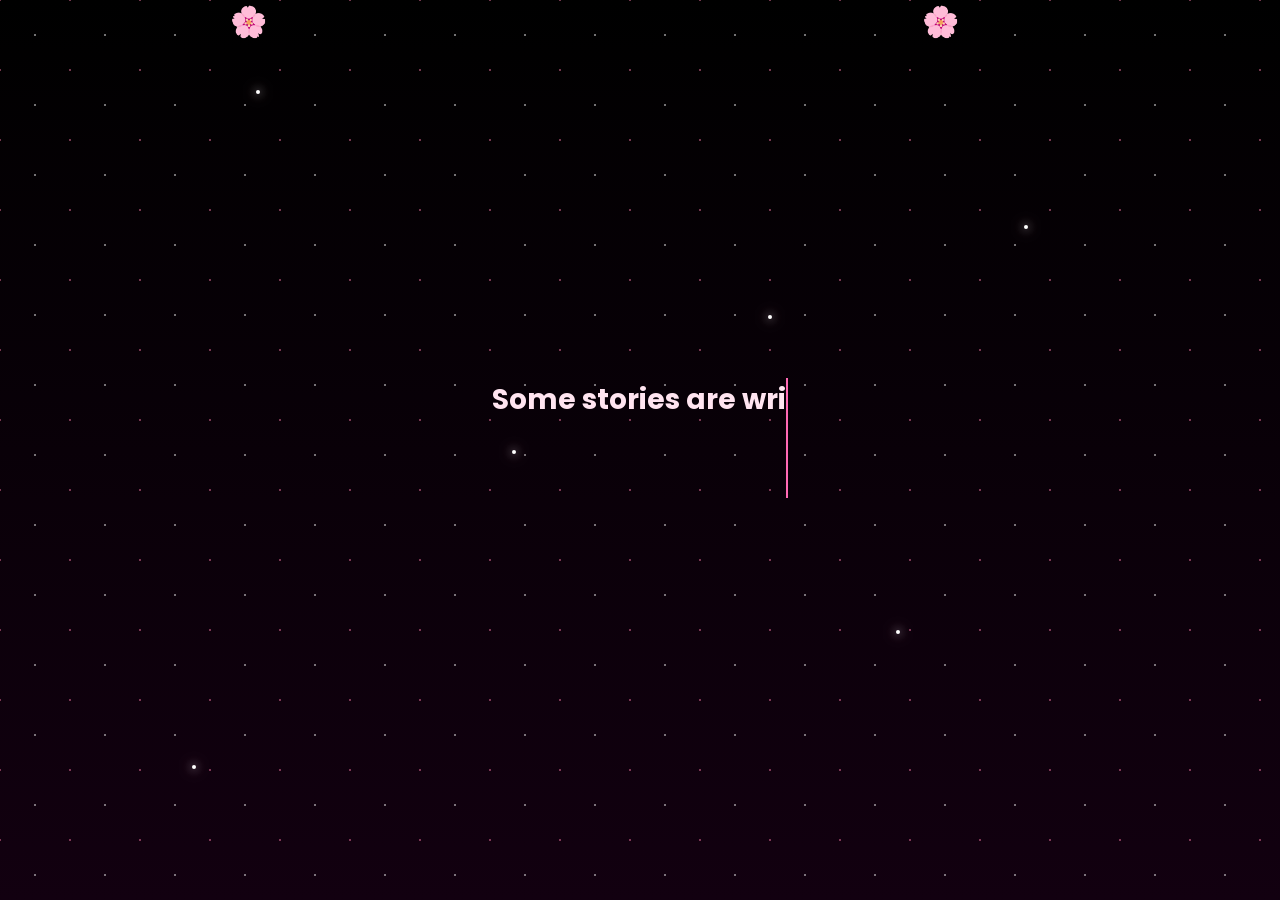
<file: index.html>
<!DOCTYPE html>
<html lang="en">

<head>

<meta charset="UTF-8">

<meta name="viewport" content="width=device-width, initial-scale=1.0">

<title>Our Story ❤️</title>

<link rel="stylesheet" href="style.css">

<link href="https://fonts.googleapis.com/css2?family=Great+Vibes&family=Poppins:wght@300;500;700&display=swap" rel="stylesheet">

</head>

<body>

<!-- Background -->

<div class="background">

    <div class="stars"></div>

    <div class="petals"></div>

</div>

<!-- Sparkles -->

<div class="sparkles">

    <span></span>
    <span></span>
    <span></span>
    <span></span>
    <span></span>
    <span></span>

</div>

<!-- Main Content -->

<main>

    <!-- Typing Text -->

    <div class="typing-box">

        <h2 id="typing"></h2>

    </div>

    <!-- Hidden Note -->

    <div id="hiddenNote">

        <p>

            It's okay...

            <br><br>

            Take your time.

            <br><br>

            My heart has been waiting for you. ❤️

        </p>

    </div>

    <!-- Open Button -->
<button
    id="openHeartBtn"
    class="openBtn hidden"
    onclick="openBook()">
    ❤️ check me ❤️
</button>
    
</main>

<!-- Fade Effect -->

<div id="fade"></div>

<script src="script.js"></script>

</body>

</html>
</file>
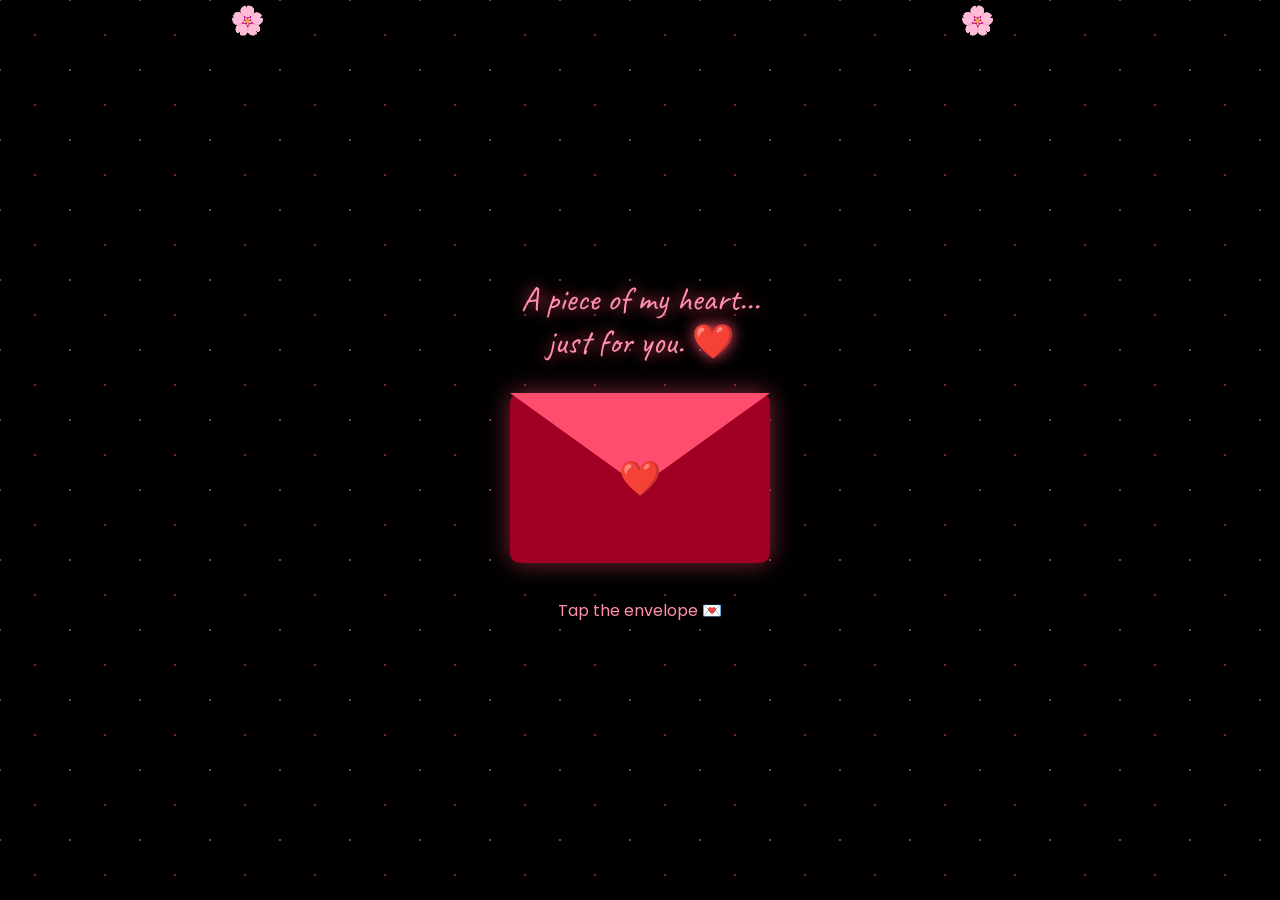
<file: page2.html>
<!DOCTYPE html>
<html lang="en">

<head>

    <meta charset="UTF-8">
    <meta name="viewport" content="width=device-width, initial-scale=1.0">

    <title>My Letter ❤️</title>

    <link rel="stylesheet" href="page2.css">

    <link href="https://fonts.googleapis.com/css2?family=Caveat:wght@500;700&family=Poppins:wght@300;500&display=swap" rel="stylesheet">

</head>

<body>

    <!-- Background -->

    <div class="background">

        <div class="stars"></div>

        <div class="petals"></div>

    </div>

    <!-- Envelope -->

    <div class="envelope-container" id="envelopeContainer">

        <div class="message">
            A piece of my heart...<br>
            just for you. ❤️
        </div>

        <div class="envelope" onclick="openLetter()">

            <div class="top"></div>

            <div class="body"></div>

            <div class="seal">❤️</div>

        </div>

        <p class="click">
            Tap the envelope 💌
        </p>

    </div>

    <!-- Letter -->

    <div class="letter-container" id="letterContainer">

        <div class="paper">

            <h2>💌 My Letter 💌</h2>

            <div id="letterText"></div>

        </div>

        <button onclick="nextPage()" class="nextBtn">
            Continue ➜
        </button>

    </div>

    <script src="page2.js"></script>

</body>

</html>
</file>
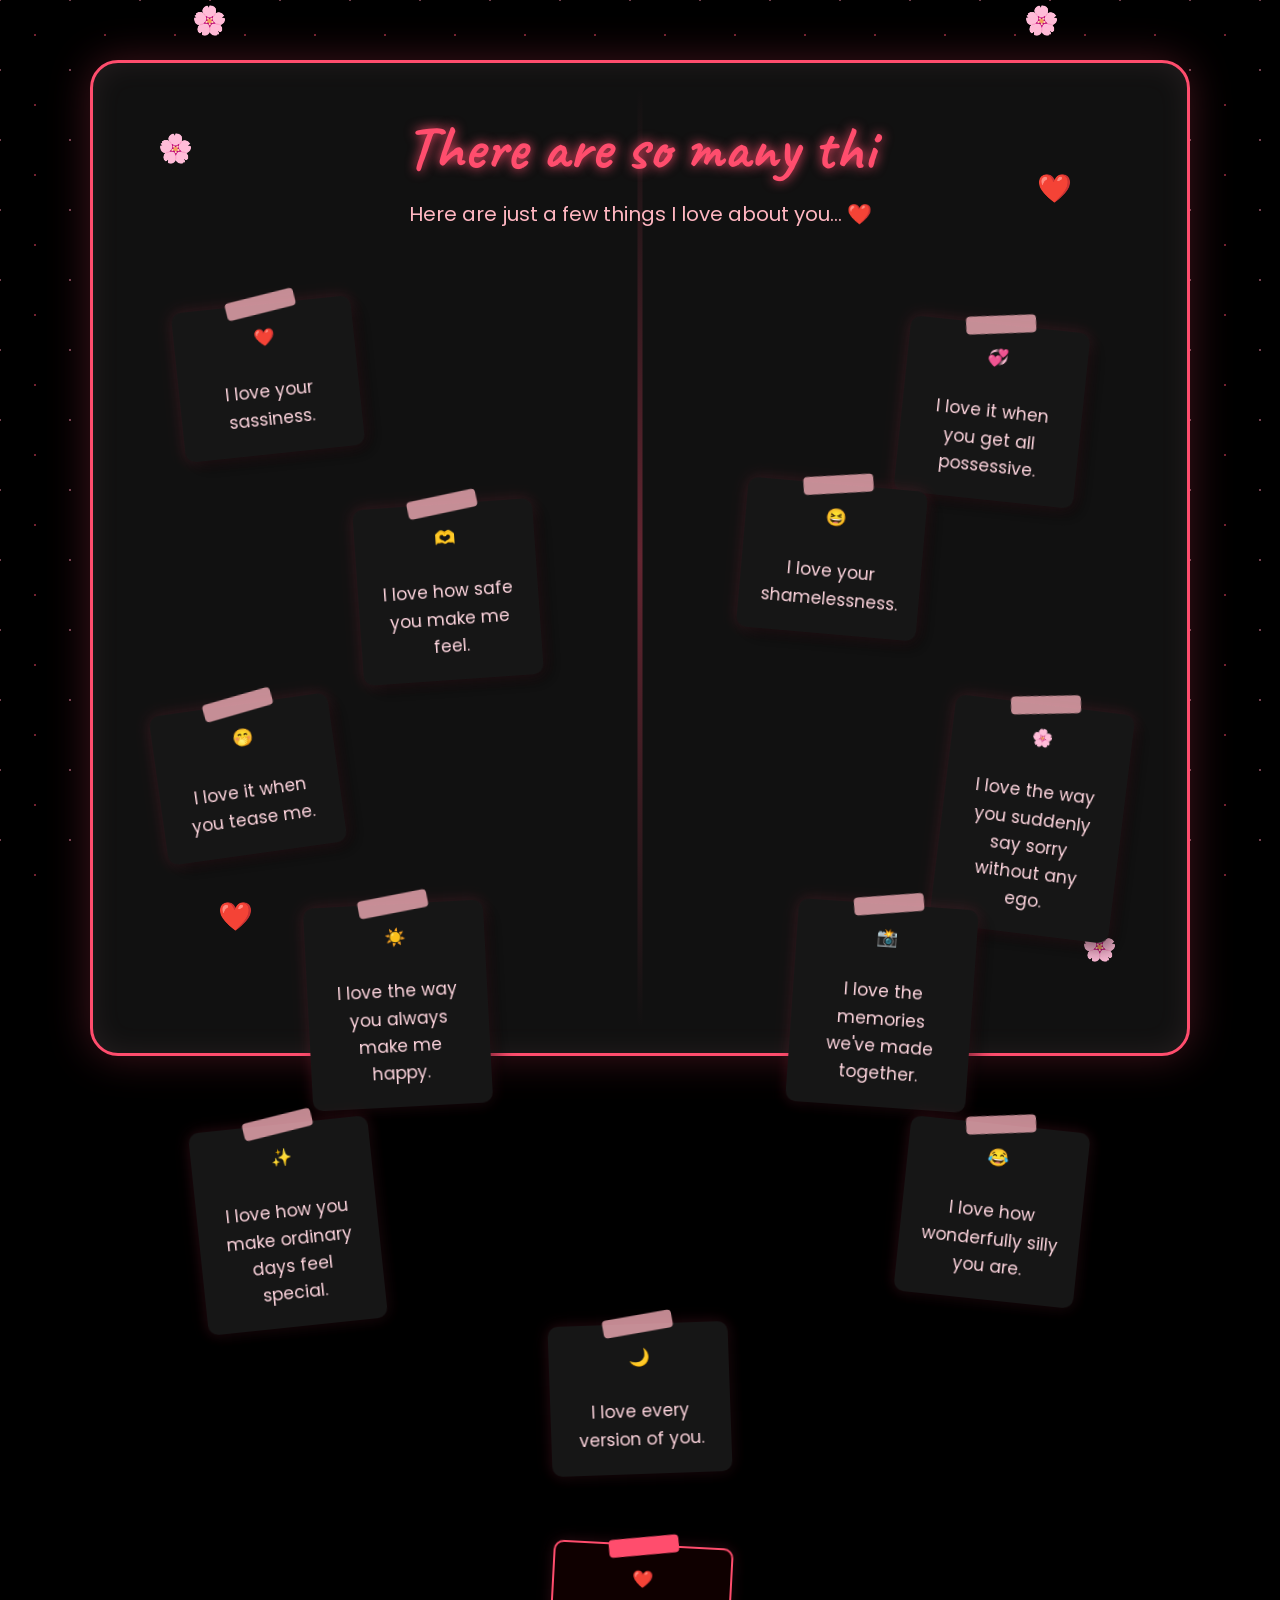
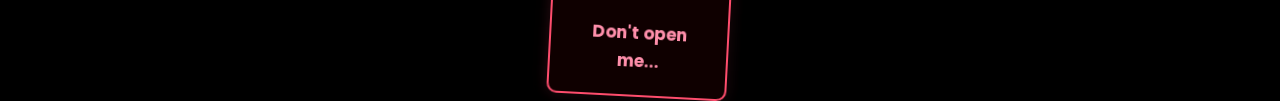
<file: page3.html>
<!DOCTYPE html>
<html lang="en">

<head>

<meta charset="UTF-8">
<meta name="viewport" content="width=device-width, initial-scale=1.0">

<title>Our Little Scrapbook ❤️</title>

<link rel="stylesheet" href="page3.css">

<link href="https://fonts.googleapis.com/css2?family=Caveat:wght@700&family=Poppins:wght@300;500&display=swap" rel="stylesheet">

</head>

<body>

<!-- Background -->

<div class="background">

<div class="stars"></div>

<div class="petals"></div>

</div>

<!-- Scrapbook -->

<div class="scrapbook">

<div class="page">

<h1 id="title"></h1>

<p class="subtitle">

Here are just a few things I love about you... ❤️

</p>

<!-- Decorations -->

<div class="flower">🌸</div>

<div class="flower2">🌸</div>

<div class="heart1">❤️</div>

<div class="heart2">❤️</div>

<!-- Sticky Notes -->

<div class="notes">

<div class="note n1">
❤️
<br><br>
I love your sassiness.
</div>

<div class="note n2">
💞
<br><br>
I love it when you get all possessive.
</div>

<div class="note n3">
🫶
<br><br>
I love how safe you make me feel.
</div>

<div class="note n4">
😆
<br><br>
I love your shamelessness.
</div>

<div class="note n5">
🤭
<br><br>
I love it when you tease me.
</div>

<div class="note n6">
🌸
<br><br>
I love the way you suddenly say sorry without any ego.
</div>

<div class="note n7">
☀️
<br><br>
I love the way you always make me happy.
</div>

<div class="note n8">
📸
<br><br>
I love the memories we've made together.
</div>

<div class="note n9">
✨
<br><br>
I love how you make ordinary days feel special.
</div>

<div class="note n10">
😂
<br><br>
I love how wonderfully silly you are.
</div>

<div class="note n11">
🌙
<br><br>
I love every version of you.
</div>

<div class="note secret" onclick="openSecret()">

❤️

<br><br>

Don't open me...

</div>

</div>

<!-- Secret Letter -->

<div id="secretBox">

<h2>❤️ Just For You ❤️</h2>

<p>

My favorite thing about you...

<br><br>

...isn't your smile.

<br><br>

...isn't your sass.

<br><br>

...isn't the way you tease me.

<br><br>

It's the way you became my comfort without even trying.

<br><br>

Thank you for becoming my safe place. ❤️

<br><br>

And honestly...

<br><br>

No sticky note could ever be big enough to hold everything I love about you. ❤️

</p>

<button onclick="nextPage()">

Turn The Page ➜

</button>

</div>

</div>

</div>

<script src="page3.js"></script>

</body>

</html>
</file>
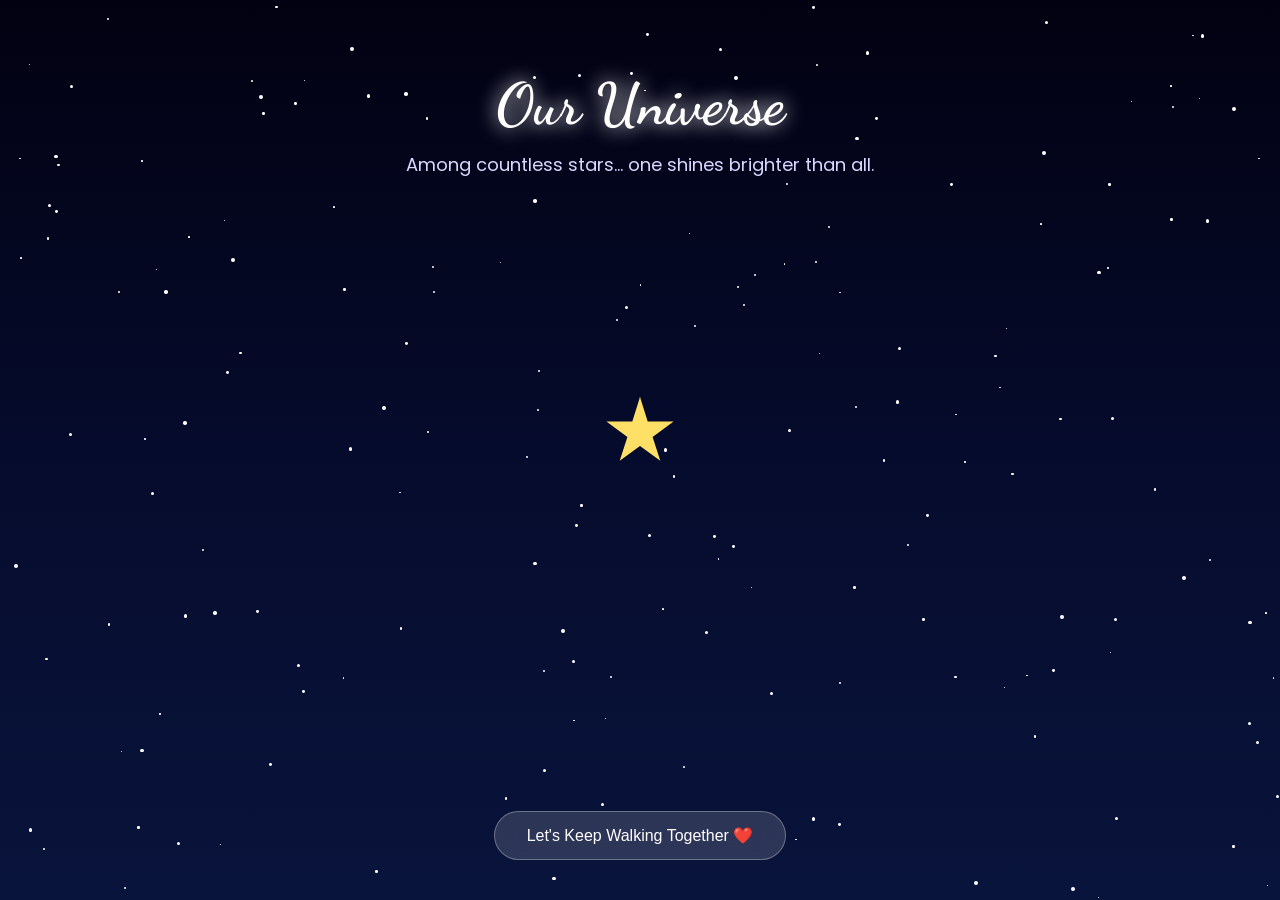
<file: page5.html>
<!DOCTYPE html>
<html lang="en">
<head>

    <meta charset="UTF-8">
    <meta name="viewport"
          content="width=device-width, initial-scale=1.0">

    <title>Our Universe</title>

    <link rel="stylesheet" href="page5.css">

    <link rel="preconnect" href="https://fonts.googleapis.com">
    <link href="https://fonts.googleapis.com/css2?family=Poppins:wght@300;400;600&family=Dancing+Script:wght@700&display=swap" rel="stylesheet">

</head>
<body>

    <!-- Background -->
    <div class="sky">

        <!-- Twinkling Stars -->
        <div id="stars"></div>

        <!-- Shooting Stars -->
        <div id="shooting-stars"></div>

        <!-- Main Star -->
        <div id="loveStar"></div>

    </div>


    <!-- Title -->
    <div class="title">

        <h1>Our Universe</h1>

        <p>
            Among countless stars...
            one shines brighter than all.
        </p>

    </div>


    <!-- Romantic Note -->
    <div id="popup" class="popup">

        <div class="popup-box">

            <h2>✨</h2>

            <p>

                The sky may be filled with countless stars...
                <br><br>

                but for me,
                only your light is enough
                to make my life brighter.

            </p>

            <button id="closePopup">
                Close
            </button>

        </div>

    </div>


    <!-- Next Button -->

    <div class="next-container">

        <button id="nextBtn">

            Let's Keep Walking Together ❤️

        </button>

    </div>


<script src="page5.js"></script>

</body>
</html>
</file>
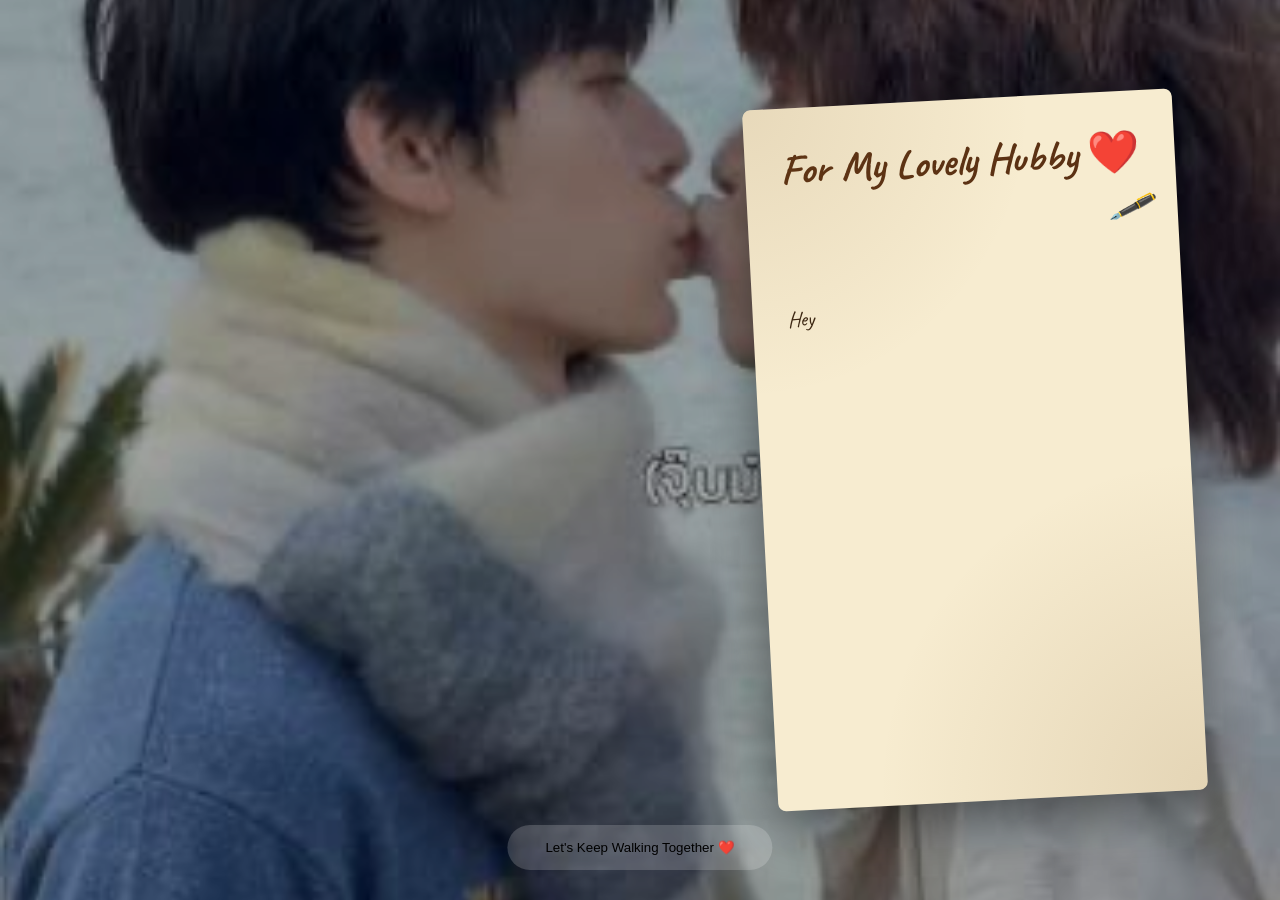
<file: page6.html>
<!DOCTYPE html>
<html lang="en">
<head>

    <meta charset="UTF-8">
    <meta name="viewport" content="width=device-width, initial-scale=1.0">

    <title>Love Letter</title>

    <link rel="stylesheet" href="page6.css">

    <link rel="preconnect" href="https://fonts.googleapis.com">

    <link href="https://fonts.googleapis.com/css2?family=Poppins:wght@300;400;600&family=Caveat:wght@700&display=swap" rel="stylesheet">

</head>

<body>

    <!-- Background -->

    <div class="background"></div>

    <div class="overlay"></div>


    <!-- Letter -->

    <div class="letter-container">

        <div class="paper">

            <div class="paper-top">
                <h1>For My Lovely Hubby ❤️</h1>
            </div>

            <!-- Pen -->
            <div id="pen" class="pen">🖋️</div>

            <!-- Letter -->
            <div id="letterText"></div>

            <!-- Wax Seal -->
            <div id="seal" class="seal">
                ❤️
            </div>

        </div>

    </div>


    <!-- Hidden Letter -->

<script>

const message = `

Heyy dear!!! We meet again here!! Hehehe!!...
So I don't anyways to say here...
I love every single seconds with you!!... 🫂💌
I want to be with you forever!!
And let's travel the world naa!! 👉🏻👈🏻
Every single text from you makes my day special 🙃💌!
You know I always check my phone second to second...
Well basically waiting for message!! 🫂💞
You are so special to me...
I don't want you to cry...
So I'll try my best to keep you happy!! 🙃💌
I'm not good with words but...
💞 I love you so much!! ✨💫
So be happy with me naaa!!
I try my best 💌👀
Even if I could ever have a wish...
I wanna wish you to see yourself through my eyes... 💞🙃✨
Then you will know how beautiful,
caring and lovely you are to me...
My hubby 💞🤏🏻
Love you...
Mwahhhhhh... Mwahhhhhhh... 💫👀


By your lovely wife ❤️

`;

</script>


    <!-- Next Button -->

    <button id="nextBtn">

        Let's Keep Walking Together ❤️

    </button>


<script src="page6.js"></script>

</body>
              </html>
</file>
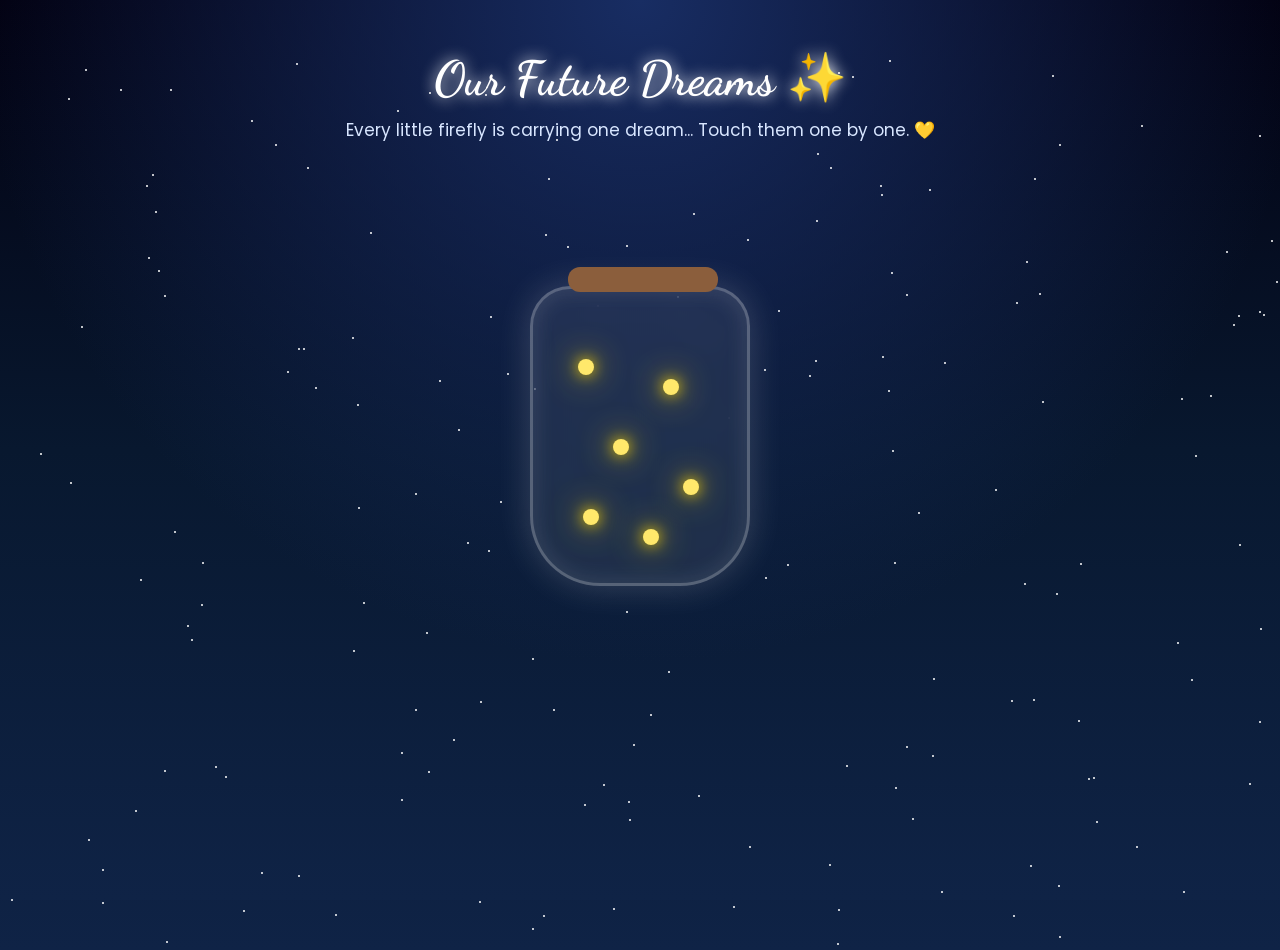
<file: page7.html>
<!DOCTYPE html>
<html lang="en">

<head>

    <meta charset="UTF-8">
    <meta name="viewport" content="width=device-width, initial-scale=1.0">

    <title>Future Dreams</title>

    <link rel="stylesheet" href="page7.css">

    <link rel="preconnect" href="https://fonts.googleapis.com">

    <link href="https://fonts.googleapis.com/css2?family=Poppins:wght@300;400;600&family=Dancing+Script:wght@700&display=swap" rel="stylesheet">

</head>

<body>

    <!-- Background -->

    <div class="background"></div>

    <!-- Floating Stars -->

    <div id="stars"></div>

    <!-- Title -->

    <div class="title">

        <h1>Our Future Dreams ✨</h1>

        <p>
            Every little firefly is carrying one dream...
            Touch them one by one. 💛
        </p>

    </div>

    <!-- Firefly Jar -->

    <div class="jar-container">

        <div class="jar">

            <!-- Fireflies -->

            <div class="firefly" data-id="0"></div>
            <div class="firefly" data-id="1"></div>
            <div class="firefly" data-id="2"></div>
            <div class="firefly" data-id="3"></div>
            <div class="firefly" data-id="4"></div>
            <div class="firefly" data-id="5"></div>

        </div>

    </div>

    <!-- Dream Card -->

    <div id="dreamCard" class="dream-card">

        <div class="dream-box">

            <h2>💛 A Little Dream</h2>

            <p id="dreamText"></p>

            <button id="closeDream">
                Catch another firefly ✨
            </button>

        </div>

    </div>

    <!-- Final Message -->

    <div id="finalMessage" class="final-message">

        <h2>❤️</h2>

        <p>

            Every dream becomes beautiful...

            <br><br>

            because you're in it. ✨

        </p>

    </div>

    <!-- Next Button -->

    <button id="nextBtn">

        Let's Keep Walking Together ❤️

    </button>

    <script src="page7.js"></script>

</body>

</html>
</file>
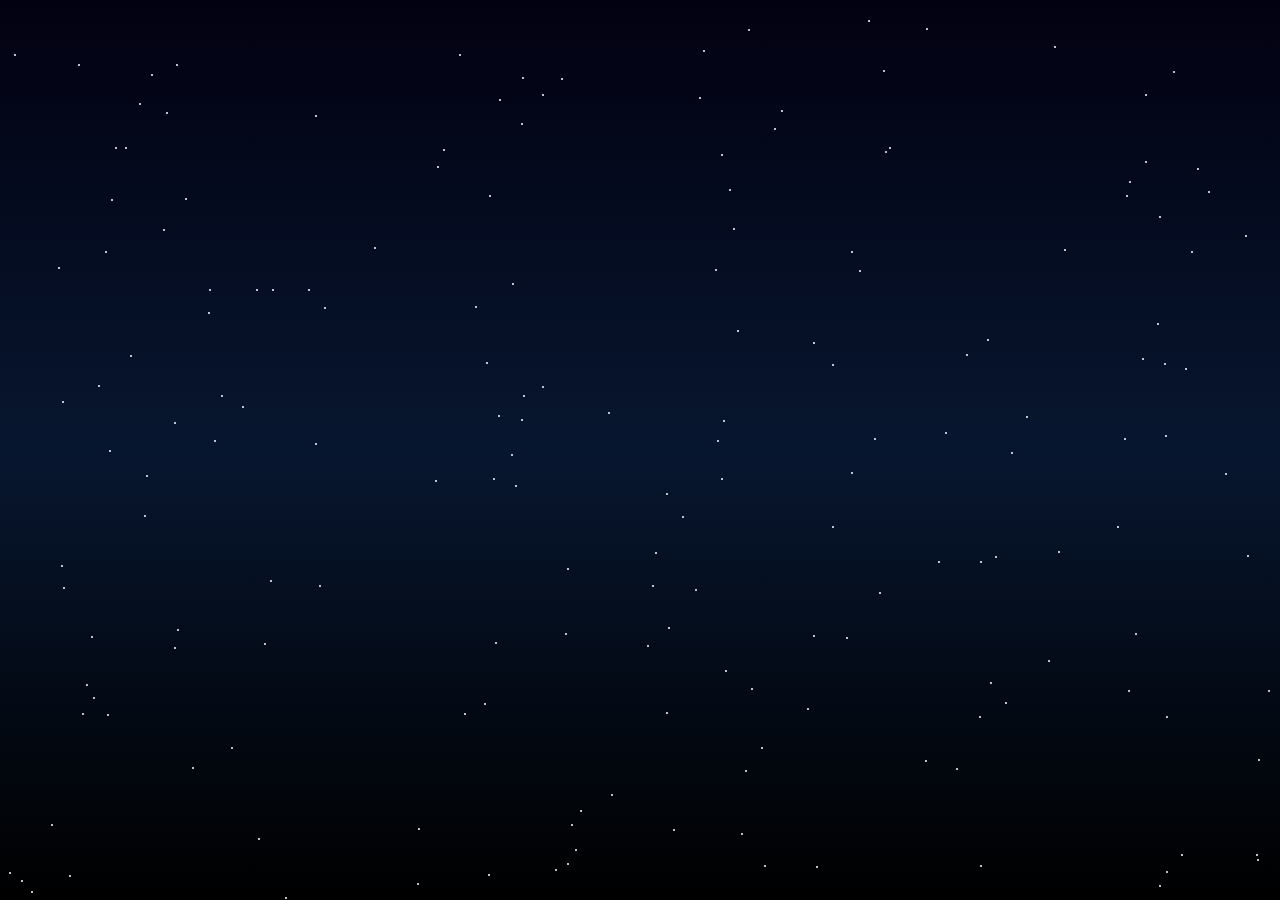
<file: page8.html>
<!DOCTYPE html>
<html lang="en">

<head>

<meta charset="UTF-8">

<meta name="viewport" content="width=device-width, initial-scale=1.0">

<title>Forever ❤️</title>

<link rel="stylesheet" href="page8.css">


<link rel="preconnect" href="https://fonts.googleapis.com">

<link href="https://fonts.googleapis.com/css2?family=Poppins:wght@300;400;600&family=Dancing+Script:wght@700&display=swap" rel="stylesheet">


</head>


<body>


<!-- Background -->

<div id="stars"></div>



<!-- Story Scene -->

<div id="scene">

    <h1 id="message"></h1>

</div>




<!-- Button -->

<div id="buttonContainer">

    <button id="alwaysBtn">

        Always ❤️

    </button>

</div>





<!-- FINAL PHOTO -->

<div id="ending">


    <div class="polaroid">


        <img src="photo10.png" alt="Our Forever Letter">


        <p>

            Be Mine Forever ❤️

        </p>


    </div>



    <!-- Hidden until later -->


    <h2 id="endingText">

        You're my favorite person...

        <br>

        Today...

        Tomorrow...

        And Always. ❤️

    </h2>



    <p class="thanks">

        Thank you for loving me...

        <br>

        And for letting me love you. 🫶

    </p>



    <h3>

        Forever Yours,

        <br>

        Your Lovely Wife ❤️

    </h3>



    <p class="ps">

        P.S. This isn't the end...

        It's just the beginning of our forever. ❤️

    </p>


</div>





<script>


const scenes=[


"Before you go...",


"There's just one more thing I want to tell you...",


`Thank you for coming into my life.

Thank you for making my ordinary days feel extraordinary.`,


`You are my safest place...

My favorite notification...

My biggest smile...

And the most beautiful part of my life.`,


`I know I'm not perfect...

But every single day...

I'll keep trying to love you...

A little better than yesterday.`,


`When I imagine my future...

I don't see expensive cars...

Huge houses...

Or anything fancy...`,


`I just see you beside me.

Holding your hand.

Laughing at silly things.

Growing older together.`,


`That's enough for me. ❤️`,


`If I had to choose all over again...

I'd still choose you.

Again...

And again...

Every single time. ❤️`,


"Will you keep making memories with me? ❤️"


];


</script>




<script src="page8.js"></script>


</body>

</html>
</file>
<file: style.css>
/* ===========================
   RESET
=========================== */

*{
    margin:0;
    padding:0;
    box-sizing:border-box;
}

body{
    font-family:'Poppins',sans-serif;
    background:#000;
    color:#fff;
    overflow:hidden;
    user-select:none;
    -webkit-tap-highlight-color:transparent;
}

/* ===========================
   BACKGROUND
=========================== */

.background{
    position:fixed;
    inset:0;
    z-index:-10;
    background:linear-gradient(to bottom,#000,#120010);
}

.stars{
    position:absolute;
    width:100%;
    height:100%;
    background-image:
    radial-gradient(#fff 1px,transparent 1px),
    radial-gradient(#ff7aa8 1px,transparent 1px);
    background-size:70px 70px;
    background-position:0 0,35px 35px;
    opacity:.45;
    animation:twinkle 5s infinite alternate;
}

@keyframes twinkle{
    from{opacity:.2;}
    to{opacity:.8;}
}

/* ===========================
   PETALS
=========================== */

.petals{
    position:absolute;
    width:100%;
    height:100%;
    overflow:hidden;
}

.petals::before,
.petals::after{
    content:"🌸";
    position:absolute;
    font-size:30px;
    animation:petalFall 12s linear infinite;
}

.petals::before{
    left:18%;
}

.petals::after{
    left:72%;
    animation-delay:5s;
}

@keyframes petalFall{
    from{
        transform:translateY(-120px) rotate(0deg);
    }
    to{
        transform:translateY(120vh) rotate(360deg);
    }
}

/* ===========================
   MAIN CONTENT
=========================== */

main{
    width:100%;
    min-height:100vh;
    display:flex;
    flex-direction:column;
    justify-content:center;
    align-items:center;
    text-align:center;
    padding:25px;
    position:relative;
    z-index:10;
}

.typing-box{
    width:100%;
    max-width:700px;
    margin-bottom:25px;
}

#typing{
    font-size:28px;
    line-height:1.6;
    color:#ffe4f0;
    min-height:120px;
    border-right:2px solid #ff69b4;
    display:inline-block;
    animation:cursorBlink .8s infinite;
}

@keyframes cursorBlink{
    50%{
        border-color:transparent;
    }
}

#hiddenNote{
    display:none;
    margin-top:20px;
    max-width:450px;
    padding:25px;
    background:rgba(255,255,255,.08);
    border-radius:20px;
    backdrop-filter:blur(12px);
    border:1px solid rgba(255,255,255,.2);
    box-shadow:0 0 20px rgba(255,105,180,.25);
}

#hiddenNote.show{
    display:block;
    animation:fadeIn .8s ease;
}

@keyframes fadeIn{
    from{
        opacity:0;
        transform:translateY(20px);
    }
    to{
        opacity:1;
        transform:translateY(0);
    }
}
/* ===========================
   BUTTONS
=========================== */

.openBtn{
    display:none;
    margin-top:30px;
    padding:15px 35px;
    border:none;
    border-radius:50px;
    background:linear-gradient(45deg,#ff4f9a,#b56cff);
    color:#fff;
    font-size:18px;
    font-family:'Poppins',sans-serif;
    cursor:pointer;
    box-shadow:0 0 20px rgba(255,105,180,.8);
    transition:.3s;
    position:relative;
    z-index:100;
}
.openBtn:hover{
    transform:scale(1.08);
    box-shadow:0 0 30px #ff69b4;
}

.openBtn:active{
    transform:scale(.95);
}

.hidden{
    display:none;
}
   .show-btn{
    display:inline-block !important;
   }


/* ===========================
   TEXT
=========================== */

h1{
    font-size:32px;
    color:#ffb6d9;
    text-shadow:0 0 10px #ff69b4,0 0 20px #ff1493;
    margin-bottom:15px;
}

h2{
    font-size:24px;
    color:#fff;
}

p{
    font-size:16px;
    line-height:1.8;
    color:#ffd9e8;
}

/* ===========================
   SPARKLES
=========================== */

.sparkles{
    position:fixed;
    inset:0;
    pointer-events:none;
    overflow:hidden;
    z-index:1;
}

.sparkles span{
    position:absolute;
    width:4px;
    height:4px;
    background:white;
    border-radius:50%;
    box-shadow:0 0 10px white,0 0 20px #ff69b4;
    animation:sparkleMove 4s linear infinite;
}

.sparkles span:nth-child(1){top:10%;left:20%;}
.sparkles span:nth-child(2){top:25%;left:80%;animation-delay:1s;}
.sparkles span:nth-child(3){top:50%;left:40%;animation-delay:2s;}
.sparkles span:nth-child(4){top:70%;left:70%;animation-delay:3s;}
.sparkles span:nth-child(5){top:85%;left:15%;animation-delay:1.5s;}
.sparkles span:nth-child(6){top:35%;left:60%;animation-delay:2.5s;}

@keyframes sparkleMove{
    0%{
        transform:translateY(0) scale(.5);
        opacity:0;
    }
    50%{
        opacity:1;
    }
    100%{
        transform:translateY(-80px) scale(1.3);
        opacity:0;
    }
}

/* ===========================
   FADE EFFECT
=========================== */

#fade{
    position:fixed;
    inset:0;
    background:#000;
    opacity:0;
    pointer-events:none;
    transition:opacity 1s;
    z-index:9999;
}

/* ===========================
   MOBILE
=========================== */

@media(max-width:600px){

    #typing{
        font-size:22px;
    }

    p{
        font-size:15px;
    }

    .openBtn{
        width:90%;
        font-size:16px;
        padding:14px;
    }

    #hiddenNote{
        width:95%;
    }
          }
</file>
<file: page2.css>
/* ==========================
   RESET
========================== */

*{
    margin:0;
    padding:0;
    box-sizing:border-box;
}

body{

    background:#000;
    overflow:hidden;
    font-family:'Poppins',sans-serif;
    color:white;
}

/* ==========================
   BACKGROUND
========================== */

.background{

    position:fixed;
    width:100%;
    height:100%;
    z-index:-5;

}

.stars{

    position:absolute;
    width:100%;
    height:100%;

    background-image:
    radial-gradient(#ff4d6d 1px, transparent 1px),
    radial-gradient(#ff8fab 1px, transparent 1px);

    background-size:70px 70px;
    background-position:0 0,35px 35px;

    animation:twinkle 5s infinite alternate;

    opacity:.45;

}

@keyframes twinkle{

    from{

        opacity:.2;

    }

    to{

        opacity:.8;

    }

}

/* ==========================
   PETALS
========================== */

.petals::before,
.petals::after{

    content:"🌸";
    position:absolute;
    font-size:28px;

    animation:fall 12s linear infinite;

}

.petals::before{

    left:18%;

}

.petals::after{

    left:75%;
    animation-delay:5s;

}

@keyframes fall{

    from{

        transform:translateY(-120px) rotate(0deg);

    }

    to{

        transform:translateY(120vh) rotate(360deg);

    }

}

/* ==========================
   ENVELOPE
========================== */

.envelope-container{

    width:100%;
    height:100vh;

    display:flex;
    justify-content:center;
    align-items:center;
    flex-direction:column;

}

.message{

    color:#ff8fab;

    text-align:center;

    font-family:'Caveat',cursive;

    font-size:34px;

    margin-bottom:30px;

    text-shadow:0 0 15px #ff4d6d;

}

.envelope{

    position:relative;

    width:260px;
    height:170px;

    cursor:pointer;

    transition:.4s;

}

.envelope:hover{

    transform:translateY(-10px) scale(1.04);

}

.body{

    position:absolute;

    width:100%;
    height:100%;

    background:#a10024;

    border-radius:10px;

    box-shadow:0 0 25px rgba(255,77,109,.5);

}

.top{

    position:absolute;

    width:100%;
    height:100%;

    clip-path:polygon(0 0,100% 0,50% 55%);

    background:#ff4d6d;

    transform-origin:top;

    transition:1s;

    z-index:3;

}

.seal{

    position:absolute;

    left:50%;
    top:50%;

    transform:translate(-50%,-50%);

    font-size:34px;

    z-index:5;

}

.click{

    margin-top:35px;

    color:#ff8fab;

    animation:blink 1.6s infinite;

}

@keyframes blink{

    50%{

        opacity:.35;

    }

}

/* ==========================
   LETTER
========================== */

.letter-container{

    display:none;

    width:100%;
    height:100vh;

    justify-content:center;
    align-items:center;
    flex-direction:column;

}

.paper{

    width:90%;
    max-width:700px;

    height:75vh;

    background:#111;

    border:2px solid #ff4d6d;

    border-radius:20px;

    padding:35px;

    overflow-y:auto;
    scroll-behavior:smooth;

    box-shadow:
    0 0 35px rgba(255,77,109,.4);

}

.paper h2{

    text-align:center;

    color:#ff4d6d;

    margin-bottom:25px;

    font-family:'Caveat',cursive;

    font-size:42px;

}

#letterText{

    white-space:pre-wrap;

    font-size:20px;

    line-height:2;

    color:#ffd6df;

}

/* ==========================
   BUTTON
========================== */

.nextBtn{

    margin-top:30px;

    background:#ff4d6d;

    color:white;

    border:none;

    padding:15px 35px;

    border-radius:40px;

    font-size:18px;

    cursor:pointer;

    display:none;

    transition:.3s;

}

.nextBtn:hover{

    background:#ff8fab;

    transform:scale(1.06);

}

/* ==========================
   MOBILE
========================== */

@media(max-width:600px){

.paper{

    height:70vh;

    padding:25px;

}

.paper h2{

    font-size:34px;

}

#letterText{

    font-size:17px;

}

.message{

    font-size:28px;

}

  }
</file>
<file: page3.css>
/* =====================================
   RESET
===================================== */

*{
    margin:0;
    padding:0;
    box-sizing:border-box;
}

html,body{

    width:100%;
    height:100%;
}

body{

    background:#000;
    overflow-x:hidden;
    overflow-y:auto;

    font-family:'Poppins',sans-serif;

    color:white;

}

/* =====================================
   BACKGROUND
===================================== */

.background{

    position:fixed;
    inset:0;

    z-index:-10;

    background:#000;

}

/* Stars */

.stars{

    position:absolute;

    width:100%;
    height:100%;

    background-image:
    radial-gradient(#ff4d6d 1px,transparent 1px),
    radial-gradient(#ff8fab 1px,transparent 1px);

    background-size:70px 70px;
    background-position:0 0,35px 35px;

    opacity:.45;

    animation:twinkle 5s infinite alternate;

}

@keyframes twinkle{

    from{

        opacity:.25;

    }

    to{

        opacity:.8;

    }

}

/* Petals */

.petals::before,
.petals::after{

    content:"🌸";

    position:absolute;

    font-size:28px;

    animation:petalFall 12s linear infinite;

}

.petals::before{

    left:15%;

}

.petals::after{

    left:80%;

    animation-delay:6s;

}

@keyframes petalFall{

    from{

        transform:
        translateY(-120px)
        rotate(0deg);

    }

    to{

        transform:
        translateY(120vh)
        rotate(360deg);

    }

}

/* =====================================
   SCRAPBOOK
===================================== */

.scrapbook{

    width:min(1100px,95%);

    margin:60px auto;

    background:#111;

    border:3px solid #ff4d6d;

    border-radius:28px;

    padding:45px;

    box-shadow:

    0 0 40px rgba(255,77,109,.25),

    inset 0 0 30px rgba(255,182,193,.08);

    position:relative;

}

/* Center fold */

.scrapbook::before{

    content:"";

    position:absolute;

    top:25px;
    bottom:25px;

    left:50%;

    width:5px;

    background:

    linear-gradient(

        to bottom,

        transparent,

        #ff4d6d,

        transparent

    );

    transform:translateX(-50%);

    opacity:.35;

}

/* Page */

.page{

    position:relative;

    min-height:900px;

}

/* =====================================
   TITLE
===================================== */

#title{

    text-align:center;

    font-family:'Caveat',cursive;

    font-size:62px;

    color:#ff4d6d;

    text-shadow:

    0 0 12px #ff4d6d;

}

.subtitle{

    margin-top:12px;

    text-align:center;

    color:#ffb6c1;

    font-size:20px;

    margin-bottom:55px;

}

/* =====================================
   DECORATIONS
===================================== */

.flower,
.flower2,
.heart1,
.heart2{

    position:absolute;

    font-size:28px;

    animation:float 4s ease-in-out infinite;

}

.flower{

    top:20px;

    left:20px;

}

.flower2{

    right:25px;

    bottom:40px;

}

.heart1{

    top:60px;

    right:70px;

}

.heart2{

    bottom:70px;

    left:80px;

}

@keyframes float{

    0%{

        transform:translateY(0);

    }

    50%{

        transform:translateY(-8px);

    }

    100%{

        transform:translateY(0);

    }

}

/* =====================================
   NOTES CONTAINER
===================================== */

.notes{

    position:relative;

    width:100%;

    min-height:700px;

  }
/* =====================================
   STICKY NOTES
===================================== */

.note{

    position:absolute;

    width:180px;
    min-height:150px;

    padding:20px;

    background:#161616;

    color:#ffd6df;

    border-radius:10px;

    text-align:center;

    line-height:1.6;

    font-size:17px;

    box-shadow:
    8px 8px 18px rgba(0,0,0,.45),
    0 0 15px rgba(255,77,109,.18);

    transition:.35s;

    animation:pop .8s ease forwards;

    opacity:0;

    cursor:pointer;

}

/* Washi Tape */

.note::before{

    content:"";

    position:absolute;

    width:70px;
    height:18px;

    background:rgba(255,182,193,.75);

    top:-9px;
    left:50%;

    transform:translateX(-50%) rotate(-8deg);

    border-radius:4px;

}

/* Hover */

.note:hover{

    transform:scale(1.08) rotate(0deg);

    box-shadow:
    0 0 25px rgba(255,77,109,.55);

    z-index:5;

}

/* Positions */

.n1{top:20px;left:40px;transform:rotate(-6deg);animation-delay:.2s;}
.n2{top:40px;right:60px;transform:rotate(6deg);animation-delay:.4s;}
.n3{top:220px;left:220px;transform:rotate(-4deg);animation-delay:.6s;}
.n4{top:200px;right:220px;transform:rotate(5deg);animation-delay:.8s;}
.n5{top:420px;left:20px;transform:rotate(-8deg);animation-delay:1s;}
.n6{top:420px;right:20px;transform:rotate(7deg);animation-delay:1.2s;}
.n7{top:620px;left:170px;transform:rotate(-3deg);animation-delay:1.4s;}
.n8{top:620px;right:170px;transform:rotate(4deg);animation-delay:1.6s;}
.n9{top:840px;left:60px;transform:rotate(-6deg);animation-delay:1.8s;}
.n10{top:840px;right:60px;transform:rotate(6deg);animation-delay:2s;}
.n11{top:1040px;left:50%;transform:translateX(-50%) rotate(-2deg);animation-delay:2.2s;}

/* Secret Note */

.secret{

    top:1260px;
    left:50%;

    transform:translateX(-50%) rotate(3deg);

    background:#0f0000;

    border:2px solid #ff4d6d;

    color:#ff8fab;

    font-weight:bold;

    animation-delay:2.4s;

}

.secret::before{

    background:#ff4d6d;

}

/* =====================================
   SECRET CARD
===================================== */

#secretBox{

    display:none;

    margin:1550px auto 60px;

    max-width:720px;

    background:#111;

    border:2px solid #ff4d6d;

    border-radius:20px;

    padding:35px;

    text-align:center;

    box-shadow:
    0 0 35px rgba(255,77,109,.35);

    animation:fadeIn .8s;

}

#secretBox h2{

    font-family:'Caveat',cursive;

    color:#ff4d6d;

    font-size:50px;

    margin-bottom:20px;

}

#secretBox p{

    color:#ffd6df;

    line-height:2;

    font-size:18px;

}

button{

    margin-top:30px;

    padding:15px 40px;

    background:#ff4d6d;

    border:none;

    border-radius:50px;

    color:white;

    cursor:pointer;

    font-size:18px;

    transition:.3s;

}

button:hover{

    transform:scale(1.05);

    background:#ff8fab;

}

/* =====================================
   ANIMATIONS
===================================== */

@keyframes pop{

    from{

        opacity:0;

        transform:scale(.5);

    }

    to{

        opacity:1;

    }

}

@keyframes fadeIn{

    from{

        opacity:0;

        transform:translateY(20px);

    }

    to{

        opacity:1;

        transform:translateY(0);

    }

}

/* =====================================
   MOBILE
===================================== */

@media(max-width:900px){

    .scrapbook{

        padding:25px;

    }

    .notes{

        display:flex;

        flex-direction:column;

        align-items:center;

        gap:25px;

        min-height:auto;

    }

    .note{

        position:relative !important;

        left:auto !important;
        right:auto !important;
        top:auto !important;

        transform:none !important;

        width:90%;

        max-width:320px;

    }

    #secretBox{

        margin:50px auto;

    }

    #title{

        font-size:44px;

    }

    .subtitle{

        font-size:17px;

    }

  }
</file>
<file: page5.css>
/* ===========================
   RESET
=========================== */

*{
    margin:0;
    padding:0;
    box-sizing:border-box;
}

body{
    width:100%;
    height:100vh;
    overflow:hidden;
    font-family:'Poppins',sans-serif;
    background:linear-gradient(to bottom,#020111,#050b2c,#09143c);
    color:white;
}

/* ===========================
   SKY
=========================== */

.sky{
    position:relative;
    width:100%;
    height:100vh;
    overflow:hidden;
}

/* ===========================
   TITLE
=========================== */

.title{
    position:absolute;
    top:70px;
    left:50%;
    transform:translateX(-50%);
    text-align:center;
    z-index:10;
    animation:fadeIn 2s ease;
}

.title h1{
    font-family:'Dancing Script',cursive;
    font-size:58px;
    color:white;
    text-shadow:0 0 20px white;
}

.title p{
    margin-top:12px;
    font-size:18px;
    color:#d9d9ff;
}

/* ===========================
   STARS
=========================== */

#stars{
    position:absolute;
    width:100%;
    height:100%;
}

.star{
    position:absolute;
    width:2px;
    height:2px;
    background:white;
    border-radius:50%;
    animation:twinkle 2s infinite alternate;
}

/* ===========================
   LOVE STAR
=========================== */

#loveStar{

    position:absolute;
    left:50%;
    top:48%;

    transform:translate(-50%,-50%);

    width:70px;
    height:70px;

    background:#ffe066;

    clip-path:polygon(
    50% 0%,
    61% 35%,
    98% 35%,
    68% 57%,
    79% 91%,
    50% 70%,
    21% 91%,
    32% 57%,
    2% 35%,
    39% 35%
    );

    box-shadow:
    0 0 20px #fff8a6,
    0 0 40px gold,
    0 0 70px #ffd700;

    cursor:pointer;

    animation:
    pulse 2s infinite;
}

/* ===========================
   POPUP
=========================== */

.popup{

    position:fixed;
    inset:0;

    display:flex;
    justify-content:center;
    align-items:center;

    background:rgba(0,0,0,.45);

    visibility:hidden;
    opacity:0;

    transition:.4s;

    z-index:100;

}

.popup.show{

    visibility:visible;
    opacity:1;

}

.popup-box{

    width:90%;
    max-width:370px;

    padding:30px;

    border-radius:20px;

    backdrop-filter:blur(15px);

    background:rgba(255,255,255,.15);

    border:1px solid rgba(255,255,255,.2);

    text-align:center;

    animation:popupAnim .4s;

}

.popup-box h2{

    font-size:35px;
    margin-bottom:15px;

}

.popup-box p{

    line-height:1.8;
    color:white;

}

.popup-box button{

    margin-top:25px;

    padding:12px 26px;

    border:none;

    border-radius:30px;

    background:white;
    color:#1f2d86;

    cursor:pointer;

    font-weight:600;

}

/* ===========================
   NEXT BUTTON
=========================== */

.next-container{

    position:absolute;

    bottom:40px;

    width:100%;

    display:flex;

    justify-content:center;

}

#nextBtn{

    padding:14px 32px;

    border:none;

    border-radius:40px;

    font-size:16px;

    background:rgba(255,255,255,.15);

    color:white;

    backdrop-filter:blur(12px);

    border:1px solid rgba(255,255,255,.3);

    cursor:pointer;

    transition:.35s;

}

#nextBtn:hover{

    transform:scale(1.07);

    box-shadow:0 0 25px white;

}

/* ===========================
   SHOOTING STAR
=========================== */

.shooting{

    position:absolute;

    width:140px;
    height:2px;

    background:white;

    box-shadow:0 0 12px white;

    transform:rotate(-35deg);

    animation:shoot 2s linear forwards;

}

/* ===========================
   ANIMATIONS
=========================== */

@keyframes twinkle{

    from{

        opacity:.2;
        transform:scale(.7);

    }

    to{

        opacity:1;
        transform:scale(1.4);

    }

}

@keyframes pulse{

    0%{

        transform:translate(-50%,-50%) scale(1);

    }

    50%{

        transform:translate(-50%,-50%) scale(1.15);

    }

    100%{

        transform:translate(-50%,-50%) scale(1);

    }

}

@keyframes popupAnim{

    from{

        transform:scale(.8);
        opacity:0;

    }

    to{

        transform:scale(1);
        opacity:1;

    }

}

@keyframes shoot{

    from{

        transform:translateX(0) translateY(0) rotate(-35deg);
        opacity:1;

    }

    to{

        transform:translateX(-700px) translateY(500px) rotate(-35deg);
        opacity:0;

    }

}

@keyframes fadeIn{

    from{

        opacity:0;
        transform:translate(-50%,-30px);

    }

    to{

        opacity:1;
        transform:translate(-50%,0);

    }

}
</file>
<file: page6.css>
/* ==========================
   RESET
========================== */

*{
    margin:0;
    padding:0;
    box-sizing:border-box;
}

body{

    width:100%;
    height:100vh;

    overflow:hidden;

    font-family:'Poppins',sans-serif;

    position:relative;

}


/* ==========================
   BACKGROUND
========================== */

.background{

    position:fixed;
    inset:0;

    background:url("photo9.jpg") center center/cover no-repeat;

    z-index:-3;

}

.overlay{

    position:fixed;
    inset:0;

    background:rgba(0,0,0,.35);

    z-index:-2;

}


/* ==========================
   LETTER
========================== */

.letter-container{

    width:100%;
    height:100vh;

    display:flex;

    justify-content:flex-end;

    align-items:center;

    padding-right:7%;

}

.paper{

    width:430px;

    max-width:90%;

    height:78vh;

    background:#f7ecd0;

    border-radius:8px;

    padding:35px;

    overflow-y:auto;

    box-shadow:
    0 15px 50px rgba(0,0,0,.45);

    transform:rotate(-3deg);

    position:relative;

    animation:floatPaper 5s ease-in-out infinite;

}


/* Old paper effect */

.paper::before{

    content:"";

    position:absolute;
    inset:0;

    background:
    radial-gradient(circle at top left,
    rgba(120,80,30,.12),transparent 35%),

    radial-gradient(circle at bottom right,
    rgba(120,80,30,.15),transparent 40%);

    pointer-events:none;

}

.paper-top{

    text-align:center;

    margin-bottom:25px;

}

.paper-top h1{

    font-family:'Caveat',cursive;

    font-size:42px;

    color:#5b3113;

}


/* ==========================
   LETTER TEXT
========================== */

#letterText{

    color:#3b2612;

    font-size:22px;

    line-height:1.8;

    white-space:pre-wrap;

    font-family:'Caveat',cursive;

}


/* ==========================
   PEN
========================== */
.pen{

    position:absolute;

    top:90px;
    right:25px;

    font-size:34px;

    transform:rotate(20deg);

    transition:.08s linear;

    user-select:none;

    pointer-events:none;

}

/* ==========================
   WAX SEAL
========================== */

.seal{

    width:65px;
    height:65px;

    border-radius:50%;

    background:#b10b1d;

    color:white;

    display:flex;
    justify-content:center;
    align-items:center;

    margin:35px auto 10px;

    font-size:24px;

    opacity:0;

    transform:scale(.5);

    transition:.6s;

    box-shadow:0 0 20px rgba(0,0,0,.3);

}

.seal.show{

    opacity:1;

    transform:scale(1);

}


/* ==========================
   BUTTON
========================== */

#nextBtn{

    position:fixed;

    bottom:30px;

    left:50%;

    transform:translateX(-50%);

    padding:15px 38px;

    border:none;

    border-radius:40px;

    background:rgba(255,255,255,.18);
</file>
<file: page7.css>
/* ==========================
   RESET
========================== */

*{
    margin:0;
    padding:0;
    box-sizing:border-box;
}

body{
    width:100%;
    height:100vh;
    overflow:hidden;
    font-family:'Poppins',sans-serif;
    background:linear-gradient(to bottom,#020111,#08182f,#0f2346);
    color:white;
}

/* ==========================
   BACKGROUND
========================== */

.background{
    position:fixed;
    inset:0;
    background:
    radial-gradient(circle at top,#182d63,transparent 60%),
    linear-gradient(to bottom,#020111,#08182f,#0f2346);
    z-index:-3;
}

/* ==========================
   STARS
========================== */

#stars{
    position:absolute;
    width:100%;
    height:100%;
}

.star{
    position:absolute;
    width:2px;
    height:2px;
    background:white;
    border-radius:50%;
    animation:twinkle 2.5s infinite alternate;
}

/* ==========================
   TITLE
========================== */

.title{
    text-align:center;
    margin-top:50px;
    animation:fadeIn 2s ease;
}

.title h1{
    font-size:48px;
    font-family:'Dancing Script',cursive;
    text-shadow:0 0 15px white;
}

.title p{
    margin-top:10px;
    color:#d8e6ff;
    font-size:17px;
}

/* ==========================
   JAR
========================== */

.jar-container{
    display:flex;
    justify-content:center;
    align-items:center;
    height:65vh;
}

.jar{

    position:relative;

    width:220px;
    height:300px;

    border-radius:40px 40px 70px 70px;

    background:rgba(255,255,255,.08);

    border:3px solid rgba(255,255,255,.25);

    backdrop-filter:blur(12px);

    box-shadow:
    inset 0 0 25px rgba(255,255,255,.12),
    0 0 35px rgba(255,255,255,.18);

}

/* Jar Lid */

.jar::before{

    content:"";

    position:absolute;

    top:-22px;
    left:35px;

    width:150px;
    height:25px;

    border-radius:12px;

    background:#8b5e3c;

}

/* ==========================
   FIREFLIES
========================== */

.firefly{

    position:absolute;

    width:16px;
    height:16px;

    border-radius:50%;

    background:#ffe86b;

    box-shadow:
    0 0 15px gold,
    0 0 35px gold;

    cursor:pointer;

    animation:fly 5s ease-in-out infinite;

}

.firefly:nth-child(1){
    left:45px;
    top:70px;
}

.firefly:nth-child(2){
    left:130px;
    top:90px;
    animation-delay:1s;
}

.firefly:nth-child(3){
    left:80px;
    top:150px;
    animation-delay:2s;
}

.firefly:nth-child(4){
    left:150px;
    top:190px;
    animation-delay:3s;
}

.firefly:nth-child(5){
    left:50px;
    top:220px;
    animation-delay:4s;
}

.firefly:nth-child(6){
    left:110px;
    top:240px;
    animation-delay:5s;
}

/* ==========================
   DREAM CARD
========================== */

.dream-card{

    position:fixed;
    inset:0;

    display:flex;
    justify-content:center;
    align-items:center;

    background:rgba(0,0,0,.45);

    visibility:hidden;
    opacity:0;

    transition:.4s;

}

.dream-card.show{

    visibility:visible;
    opacity:1;

}

.dream-box{

    width:90%;
    max-width:360px;

    padding:30px;

    border-radius:20px;

    backdrop-filter:blur(15px);

    background:rgba(255,255,255,.12);

    border:1px solid rgba(255,255,255,.25);

    text-align:center;

}

.dream-box h2{

    margin-bottom:15px;

}

.dream-box p{

    line-height:1.8;

    font-size:18px;

}

.dream-box button{

    margin-top:25px;

    padding:12px 25px;

    border:none;

    border-radius:30px;

    cursor:pointer;

}

/* ==========================
   FINAL MESSAGE
========================== */

.final-message{

    position:absolute;

    inset:0;

    display:flex;
    justify-content:center;
    align-items:center;
    flex-direction:column;

    text-align:center;

    opacity:0;

    pointer-events:none;

    transition:.8s;

}

.final-message.show{

    opacity:1;

}

.final-message h2{

    font-size:65px;

}

.final-message p{

    font-size:22px;

    margin-top:20px;

}

/* ==========================
   BUTTON
========================== */

#nextBtn{

    position:absolute;

    bottom:30px;

    left:50%;

    transform:translateX(-50%);

    padding:15px 35px;

    border:none;

    border-radius:40px;

    background:rgba(255,255,255,.15);

    color:white;

    backdrop-filter:blur(10px);

    cursor:pointer;

    opacity:0;

    transition:.4s;

}

#nextBtn.show{

    opacity:1;

}

/* ==========================
   ANIMATIONS
========================== */

@keyframes fly{

    0%{
        transform:translate(0,0);
    }

    25%{
        transform:translate(-10px,-18px);
    }

    50%{
        transform:translate(10px,-8px);
    }

    75%{
        transform:translate(-6px,15px);
    }

    100%{
        transform:translate(0,0);
    }

}

@keyframes twinkle{

    from{
        opacity:.3;
    }

    to{
        opacity:1;
    }

}

@keyframes fadeIn{

    from{
        opacity:0;
        transform:translateY(-20px);
    }

    to{
        opacity:1;
        transform:translateY(0);
    }

  }
</file>
<file: page8.css>
/* ==========================
   RESET
========================== */

*{
    margin:0;
    padding:0;
    box-sizing:border-box;
}


body{

    width:100%;
    height:100vh;

    overflow:hidden;

    font-family:'Poppins',sans-serif;

    background:
    linear-gradient(
    to bottom,
    #020111,
    #07162f,
    #000
    );

    color:white;

}



/* ==========================
   STARS
========================== */


#stars{

    position:fixed;

    inset:0;

    z-index:-2;

}


.star{

    position:absolute;

    width:2px;

    height:2px;

    background:white;

    border-radius:50%;

    animation:twinkle 3s infinite alternate;

}



/* ==========================
   STORY
========================== */


#scene{

    position:absolute;

    inset:0;

    display:flex;

    justify-content:center;

    align-items:center;

    text-align:center;

    padding:30px;

    transition:2s;

}



#message{

    max-width:850px;

    white-space:pre-line;

    line-height:1.8;

    font-size:34px;

    font-weight:400;

    opacity:0;

    transition:1.5s;

    text-shadow:
    0 0 18px rgba(255,255,255,.5);

}



#message.show{

    opacity:1;

}



.finalQuestion{

    font-family:'Dancing Script',cursive;

    font-size:60px !important;

}





/* ==========================
   BUTTON
========================== */


#buttonContainer{

    position:fixed;

    bottom:60px;

    left:50%;

    transform:translateX(-50%);

    opacity:0;

    transition:1.5s;

}



#buttonContainer.show{

    opacity:1;

}



#alwaysBtn{


    padding:16px 45px;

    border:none;

    border-radius:50px;

    cursor:pointer;

    color:white;

    font-size:20px;


    background:
    rgba(255,255,255,.15);


    backdrop-filter:blur(12px);


    box-shadow:
    0 0 20px rgba(255,255,255,.2);


    transition:.4s;


}



#alwaysBtn:hover{

    transform:scale(1.1);

    box-shadow:
    0 0 35px white;

}





/* ==========================
   FINAL MEMORY
========================== */


#ending{


    position:fixed;

    inset:0;


    background:
    rgba(0,0,0,.96);


    display:flex;

    justify-content:center;

    align-items:center;

    flex-direction:column;


    opacity:0;

    visibility:hidden;


    transition:2s;


}



#ending.show{


    opacity:1;

    visibility:visible;


}



/* ONLY PHOTO APPEARS */


.polaroid{


    background:white;


    padding:14px;


    border-radius:8px;


    transform:
    scale(.7)
    rotate(-5deg);


    opacity:0;


    transition:2s;


    box-shadow:
    0 0 40px rgba(255,255,255,.3);


}



#ending.show .polaroid{


    opacity:1;


    transform:
    scale(1)
    rotate(-5deg);


}



.polaroid img{


    width:280px;

    height:360px;

    object-fit:cover;

    border-radius:5px;


}



.polaroid p{


    color:#111;


    text-align:center;


    margin-top:12px;


    font-size:32px;


    font-family:'Dancing Script',cursive;


}





/* HIDE EXTRA ENDING TEXT */


#ending h2,
#ending .thanks,
#ending h3,
#ending .ps{


    display:none;


}





/* ==========================
   FLOATING LOVE
========================== */


.float{


    position:fixed;


    bottom:-50px;


    pointer-events:none;


    animation:floatUp 5s linear forwards;


}





/* ==========================
   ANIMATIONS
========================== */


@keyframes twinkle{


    from{

        opacity:.2;

        transform:scale(.8);

    }


    to{

        opacity:1;

        transform:scale(1.5);

    }

}




@keyframes floatUp{


    from{

        transform:translateY(0);

        opacity:1;

    }


    to{

        transform:translateY(-900px);

        opacity:0;

    }

}




/* ==========================
   MOBILE
========================== */


@media(max-width:768px){


    #message{

        font-size:25px;

    }


    .finalQuestion{

        font-size:45px !important;

    }


    .polaroid img{

        width:230px;

        height:300px;

    }


    .polaroid p{

        font-size:28px;

    }


}
</file>
